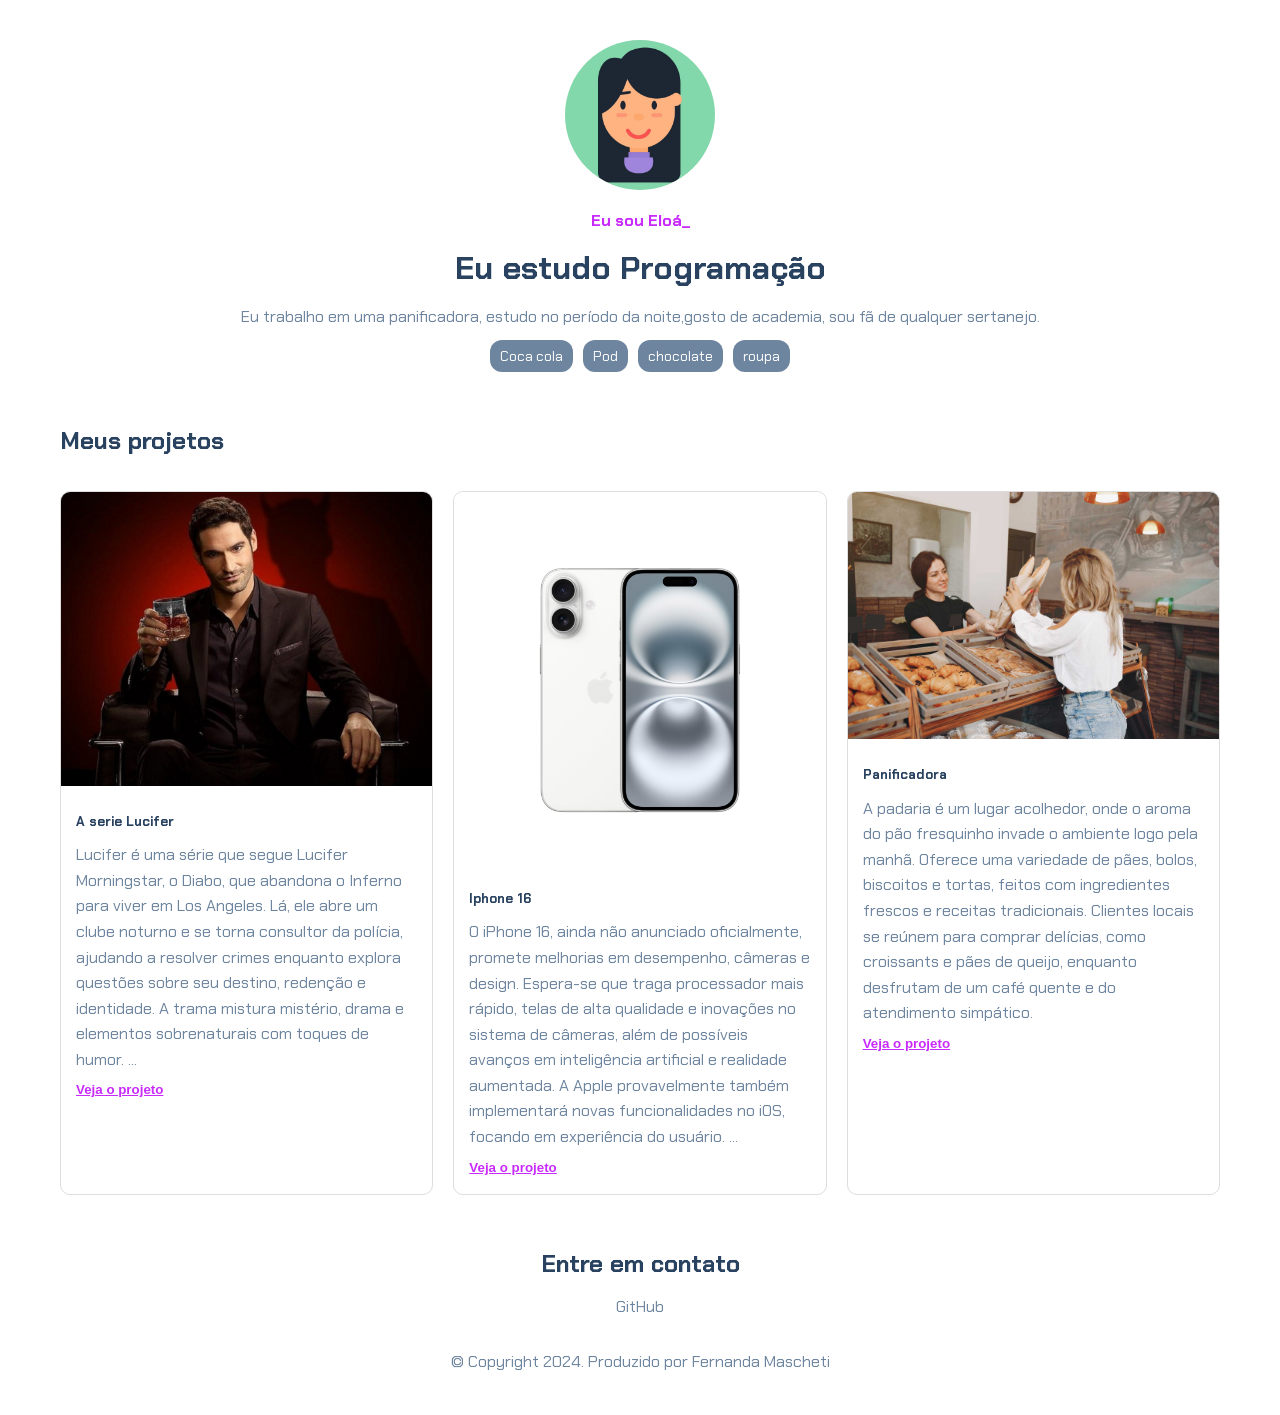
<file: index.html>
<!DOCTYPE html>
<html lang="pt-br">

<head>
    <meta charset="UTF-8">
    <meta name="viewport" content="width=device-width, initial-scale=1.0">
    <link rel="stylesheet" href="styles.css">
    <title>Portfólio da Fernanda</title>
</head>

<body>
    <header class="conteiner centralizado">
        <img src="4819322-avatar-feminino-mulher-perfil-icone-para-rede-vetor.jpg" alt="avatar da Fernanda" class="avatar">
        <p class="destaque">Eu sou Eloá_</p>
        <h1>Eu estudo Programação</h1>
        <p>Eu trabalho em uma panificadora, estudo no período da noite,gosto de academia, sou fã de qualquer sertanejo. </p>
        <div class="selos">
            <span class="selo">Coca cola</span>
            <span class="selo">Pod</span>
            <span class="selo">chocolate</span>
            <span class="selo">roupa</span>
        </div>
    </header>

    <main class="conteiner">
        <h2>Meus projetos</h2>
        <div class="linha">
            <!-- Projeto 1 -->
            <div class="cartao">
                <img src="content_pic-1068x846.jpg" alt="Imagem do projeto de biblioteca virtual">
                <div class="corpo-cartao">
                    <h5>A serie Lucifer </h5>
                    <p>Lucifer é uma série que segue Lucifer Morningstar, o Diabo, que abandona o Inferno para viver em Los Angeles. Lá, ele abre um clube noturno e se torna consultor da polícia, ajudando a resolver crimes enquanto explora questões sobre seu destino, redenção e identidade. A trama mistura mistério, drama e elementos sobrenaturais com toques de humor.




...</p>
                    <button class="botao-link" onclick="abrirModal('modal1')">Veja o projeto</button>
                </div>
            </div>
            <!-- Projeto 2 -->
            <div class="cartao">
                <img src="61ctYsUobKL.jpg" alt="Imagem do projeto de IA interativa">
                <div class="corpo-cartao">
                    <h5>Iphone 16</h5>
                    <p>O iPhone 16, ainda não anunciado oficialmente, promete melhorias em desempenho, câmeras e design. Espera-se que traga processador mais rápido, telas de alta qualidade e inovações no sistema de câmeras, além de possíveis avanços em inteligência artificial e realidade aumentada. A Apple provavelmente também implementará novas funcionalidades no iOS, focando em experiência do usuário.




...</p>
                    <button class="botao-link" onclick="abrirModal('modal2')">Veja o projeto</button>
                </div>
            </div>
            <!-- Projeto 3 -->
            <div class="cartao">
                <img src="O-que-vender-numa-padaria.jpg" alt="Imagem do projeto de astronomia com Scratch">
                <div class="corpo-cartao">
                    <h5>Panificadora</h5>
                    <p>A padaria é um lugar acolhedor, onde o aroma do pão fresquinho invade o ambiente logo pela manhã. Oferece uma variedade de pães, bolos, biscoitos e tortas, feitos com ingredientes frescos e receitas tradicionais. Clientes locais se reúnem para comprar delícias, como croissants e pães de queijo, enquanto desfrutam de um café quente e do atendimento simpático.

</p>
                    <button class="botao-link" onclick="abrirModal('modal3')">Veja o projeto</button>
                </div>
            </div>
        </div>
    </main>

    <!-- Modais -->
    <div id="modal1" class="modal">
        <div class="conteudo-modal">
            <span class="fechar" onclick="fecharModal('modal1')">&times;</span>
            <h5>Personagens de lucifer</h5>
            <p>Lucifer Morningstar, o diabo carismático que abandona o Inferno, se junta à polícia de Los Angeles. Chloe Decker, uma detetive determinada, é sua parceira, enquanto Mazikeen, a demônio leal, ajuda Lucifer em suas aventuras. Outros personagens incluem Amenadiel, irmão protetor de Lucifer, Linda, a psicóloga que o ajuda, e Trixie, filha de Chloe, que traz leveza à trama.</p>
            <img src="116142601-lucifer.webp" class="imagem-cheia">
            <div class="rodape-modal">
                <a href="https://femascheti.github.io/minhas-leituras/">Ver projeto ao vivo</a>
                <a href="https://github.com/femascheti/minhas-leituras">Ver código do projeto</a>
            </div>
        </div>
    </div>

    <div id="modal2" class="modal">
        <div class="conteudo-modal">
            <span class="fechar" onclick="fecharModal('modal2')">&times;</span>
            <h5>Cuidados com o Iphone 16</h5>
            <p>Com o lançamento do iPhone 16 (ou modelo futuro), é bom estar atento a cuidados para garantir que ele funcione bem e dure mais tempo. Aqui estão algumas dicas:

Capinha e Película: Use uma capinha resistente e película protetora para proteger contra quedas e arranhões.

Evite Temperaturas Extremas: Não exponha seu iPhone a calor excessivo ou frio intenso. Isso pode afetar a bateria e os componentes internos.

Carregamento Adequado: Use carregadores originais ou certificados para evitar danos à bateria. Evite carregar o aparelho até 100% constantemente ou deixá-lo descarregar completamente.

Limpeza Regular: Limpe o iPhone com um pano de microfibra. Evite líquidos abrasivos e tome cuidado com o carregador e as portas de fones.

Atualizações de Software: Mantenha o sistema operacional sempre atualizado para garantir desempenho, segurança e novos recursos.

Backup Frequente: Faça backup regularmente via iCloud ou iTunes para não perder dados importantes em caso de falhas ou perda do dispositivo.

</p>
            <img src="Capa-iPhone-16.png.png" class="imagem-cheia">
            <div class="rodape-modal">
                <a href="https://femascheti.github.io/tecnicas-computacionais-refletindo-sobre-ia/">Ver projeto ao vivo</a>
                <a href="https://github.com/femascheti/tecnicas-computacionais-refletindo-sobre-ia">Ver código do projeto</a>
            </div>
        </div>
    </div>

    <div id="modal3" class="modal">
        <div class="conteudo-modal">
            <span class="fechar" onclick="fecharModal('modal3')">&times;</span>
            <h5>Fabricação de paẽs</h5>
            <p>A fabricação do pão francês começa com a mistura de farinha, água, fermento e sal, formando uma massa que é sovada e descansada. Após a modelagem em pequenas bolinhas, a massa é fermentada por mais tempo, o que confere leveza e crocância. No forno, o pão assa até atingir uma crosta dourada e um miolo macio.




</p>
            <img src="images.jpeg" class="imagem-cheia">
            <div class="rodape-modal">
                <a href="https://scratch.mit.edu/projects/951732825/">Ver projeto ao vivo</a>
            </div>
        </div>
    </div>

    <footer class="conteiner">
        <h2>Entre em contato</h2>
        <div class="redes">
            <a href="https://github.com/femascheti">GitHub</a>
        </div>
        <p>© Copyright 2024. Produzido por Fernanda Mascheti</p>
    </footer>

    <script>
        function abrirModal(id) {
            document.getElementById(id).style.display = 'block';
        }
        function fecharModal(id) {
            document.getElementById(id).style.display = 'none';
        }
    </script>
</body>

</html>
</file>
<file: styles.css>
@import url('https://fonts.googleapis.com/css2?family=Chakra+Petch:wght@300;400;700&display=swap');

* {
    box-sizing: border-box;
    margin: 0;
    padding: 0;
}

body {
    font-family: 'Chakra Petch', sans-serif;
    color: #6E859F; /* cor-principal */
    background-color: #fff;
    line-height: 1.6;
    padding: 20px;
}

.conteiner {
    max-width: 1200px;
    margin: auto;
    padding: 20px;
}

.centralizado {
    text-align: center;
}

.avatar {
    border-radius: 50%;
    width: 150px;
    height: 150px;
}

h1, h2, h5 {
    color: #284260; /* cor-secundaria */
    font-weight: 700;
    margin: 10px 0;
}

.destaque {
    font-weight: 700;
    color: #C92BFC; /* cor-destaque */
    margin-top: 10px;
}

.selos {
    display: flex;
    justify-content: center;
    gap: 10px;
    flex-wrap: wrap;
    margin-top: 10px;
}

.selo {
    background-color: #6E859F; /* cor-principal */
    color: white;
    padding: 5px 10px;
    border-radius: 12px;
    font-size: 14px;
}

.linha {
    display: flex;
    flex-wrap: wrap;
    gap: 20px;
    margin-top: 30px;
    justify-content: space-between;
}

.cartao {
    flex: 1 1 calc(33% - 20px);
    border: 1px solid #ddd;
    border-radius: 10px;
    overflow: hidden;
    display: flex;
    flex-direction: column;
}

.cartao img {
    width: 100%;
    height: auto;
}

.corpo-cartao {
    padding: 15px;
}

.botao-link {
    color: #C92BFC; /* cor-destaque */
    background: none;
    border: none;
    cursor: pointer;
    font-weight: 700;
    margin-top: 10px;
    text-decoration: underline;
}

.botao-link:hover {
    color: #6E859F; /* cor-principal */
}

a {
    text-decoration: none;
    color: #6E859F; /* cor-principal */
}

a:hover {
    color: #C92BFC; /* cor-destaque */
}

footer {
    text-align: center;
    margin-top: 50px;
}

footer .redes {
    margin-bottom: 20px;
}

footer p {
    margin-top: 30px;
}

/* Modal */
.modal {
    display: none;
    position: fixed;
    z-index: 999;
    padding: 20px;
    left: 0;
    top: 0;
    width: 100%;
    height: 100%;
    overflow: auto;
    background-color: rgba(0,0,0,0.6);
}

.conteudo-modal {
    background-color: #fff;
    margin: auto;
    padding: 20px;
    max-width: 600px;
    border-radius: 8px;
    position: relative;
}

.fechar {
    position: absolute;
    top: 15px;
    right: 20px;
    font-size: 28px;
    font-weight: bold;
    color: #999;
    cursor: pointer;
}

.imagem-cheia {
    width: 100%;
    margin-top: 15px;
    border-radius: 5px;
}

.rodape-modal {
    display: flex;
    justify-content: space-between;
    margin-top: 20px;
}

/* Responsivo */
@media (max-width: 768px) {
    .linha {
        flex-direction: column;
    }

    .cartao {
        flex: 1 1 100%;
    }
}
</file>
